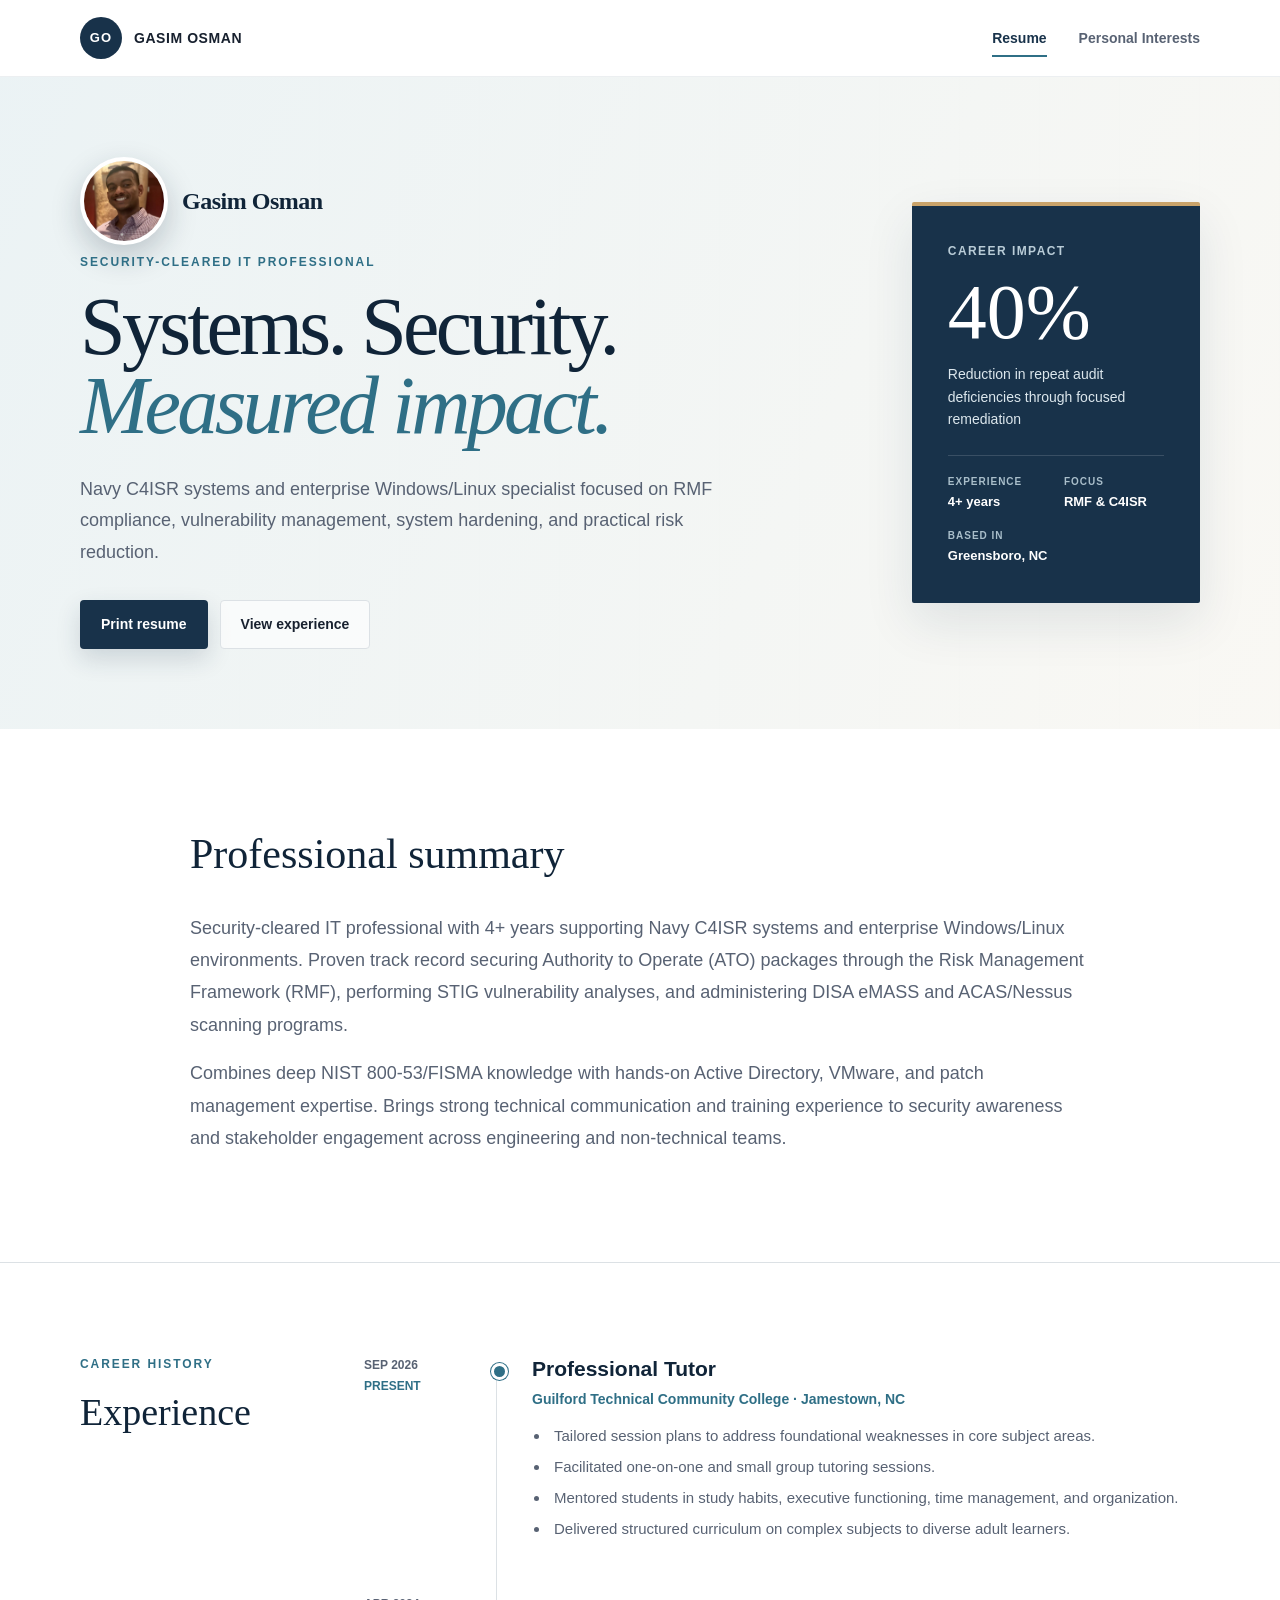
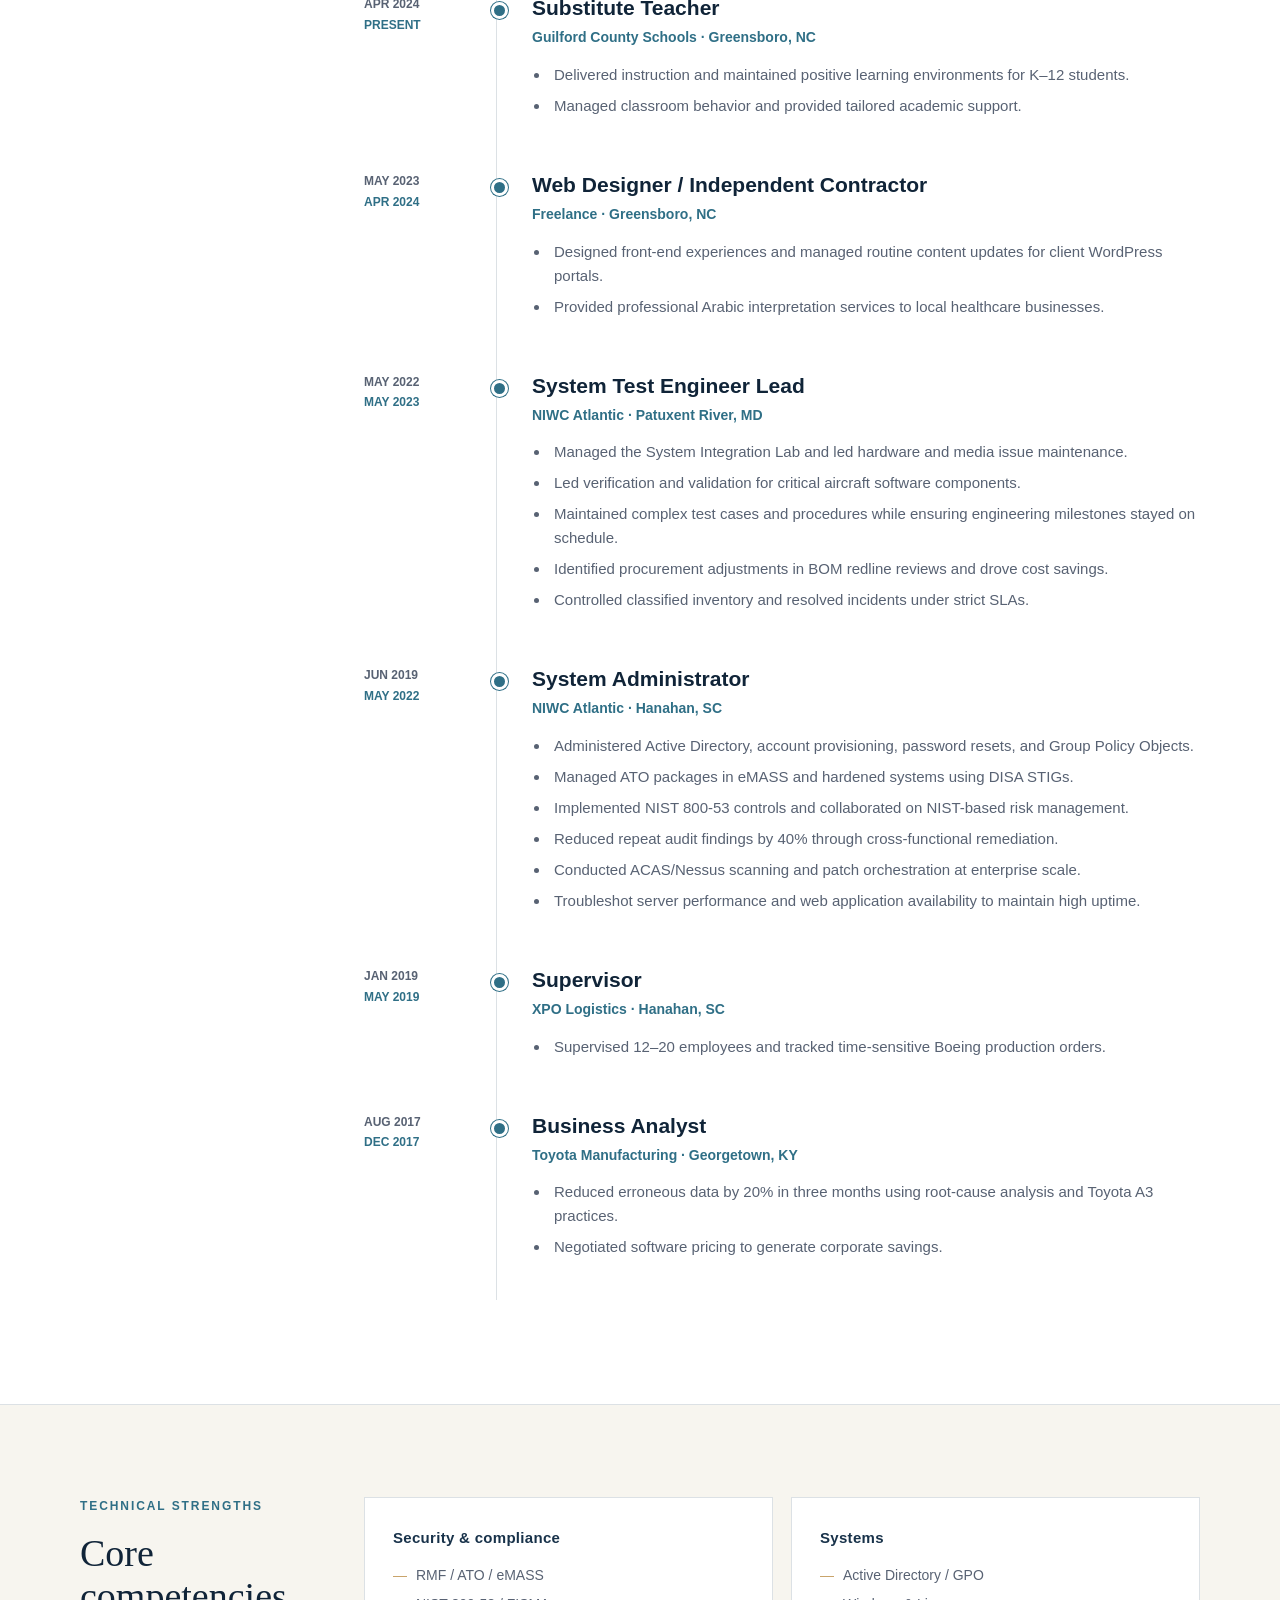
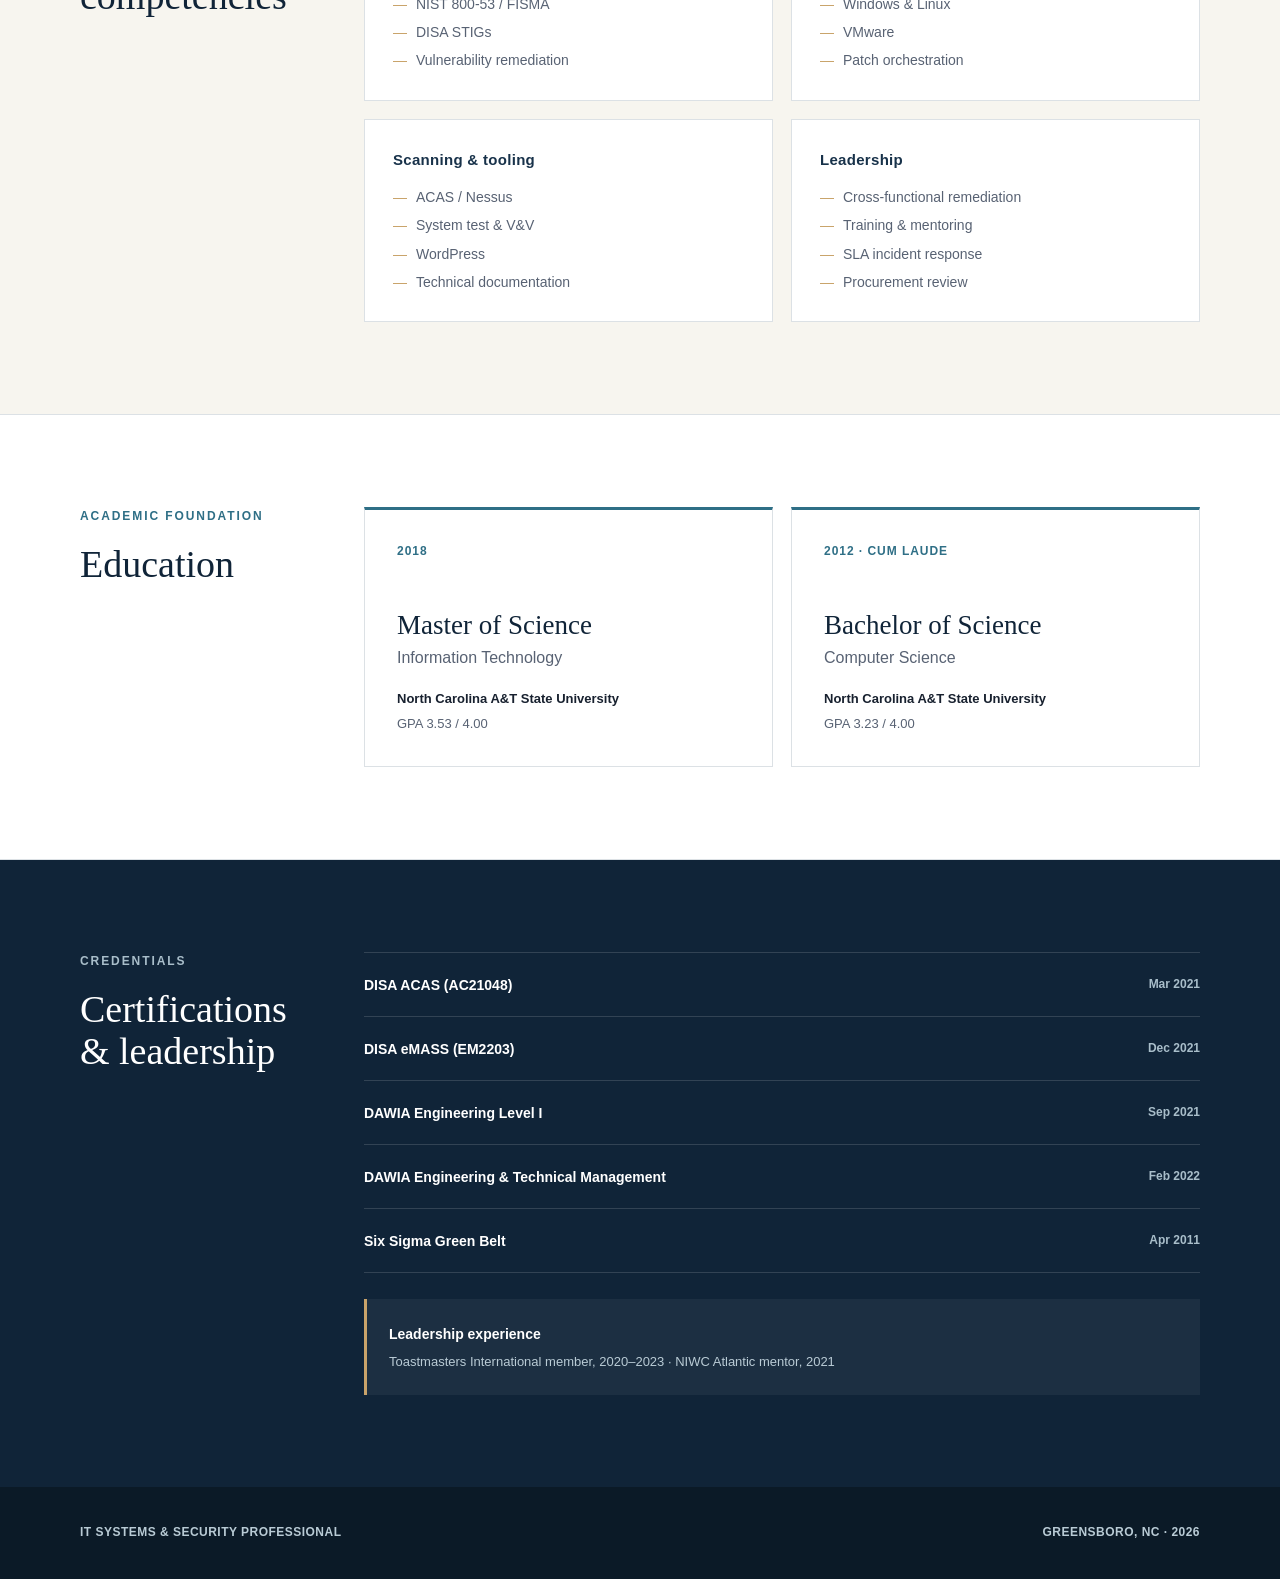
<file: MyProject/index.html>
<!doctype html>
<html lang="en">
  <head>
    <meta charset="UTF-8" />
    <meta name="viewport" content="width=device-width, initial-scale=1.0" />
    <meta
      name="description"
      content="Resume of an information technology and cybersecurity professional specializing in RMF, STIG, ACAS, eMASS, systems administration, and technical leadership."
    />
    <title>IT Systems &amp; Security Professional | Resume</title>
    <link rel="stylesheet" href="styles.css" />
  </head>
  <body>
    <header class="site-header">
      <nav class="nav container" aria-label="Primary navigation">
        <a class="brand" href="index.html" aria-label="Gasim Osman resume home">
          <span class="brand-mark">GO</span>
          <span>Gasim Osman</span>
        </a>
        <button class="nav-toggle" type="button" aria-expanded="false" aria-controls="nav-links">
          <span></span><span></span><span></span>
          <span class="sr-only">Toggle navigation</span>
        </button>
        <div class="nav-links" id="nav-links">
          <a class="active" href="index.html">Resume</a>
          <a href="interests.html">Personal Interests</a>
        </div>
      </nav>
    </header>

    <main>
      <section class="hero">
        <div class="container hero-grid">
          <div>
            <div class="hero-name-row">
              <img
                class="profile-photo"
                src="photo.jpg"
                alt="Portrait of Gasim Osman"
              />
              <p class="hero-name">Gasim Osman</p>
            </div>
            <p class="eyebrow">Security-cleared IT professional</p>
            <h1>Systems. Security.<br /><span>Measured impact.</span></h1>
            <p class="hero-summary">
              Navy C4ISR systems and enterprise Windows/Linux specialist focused on
              RMF compliance, vulnerability management, system hardening, and
              practical risk reduction.
            </p>
            <div class="hero-actions">
              <button class="button button-primary" type="button" id="print-resume">
                Print resume
              </button>
              <a class="button button-secondary" href="#experience">View experience</a>
            </div>
          </div>
          <aside class="impact-card" aria-label="Career highlights">
            <p class="impact-label">Career impact</p>
            <strong>40%</strong>
            <p>Reduction in repeat audit deficiencies through focused remediation</p>
            <div class="impact-divider"></div>
            <dl class="impact-meta">
              <div><dt>Experience</dt><dd>4+ years</dd></div>
              <div><dt>Focus</dt><dd>RMF &amp; C4ISR</dd></div>
              <div><dt>Based in</dt><dd>Greensboro, NC</dd></div>
            </dl>
          </aside>
        </div>
      </section>

      <section class="resume-section section-summary">
        <div class="container">
          <h2>Professional summary</h2>
          <p>
            Security-cleared IT professional with 4+ years supporting Navy C4ISR
            systems and enterprise Windows/Linux environments. Proven track record
            securing Authority to Operate (ATO) packages through the Risk Management
            Framework (RMF), performing STIG vulnerability analyses, and
            administering DISA eMASS and ACAS/Nessus scanning programs.
          </p>
          <p>
            Combines deep NIST 800-53/FISMA knowledge with hands-on Active
            Directory, VMware, and patch management expertise. Brings strong
            technical communication and training experience to security awareness
            and stakeholder engagement across engineering and non-technical teams.
          </p>
        </div>
      </section>

      <section class="resume-section" id="experience">
        <div class="container resume-grid">
          <div class="section-heading">
            <p class="eyebrow">Career history</p>
            <h2>Experience</h2>
          </div>
          <div class="timeline">
            <article class="timeline-item">
              <div class="timeline-meta">
                <time datetime="2026-09">Sep 2026</time>
                <span>Present</span>
              </div>
              <div class="timeline-content">
                <h3>Professional Tutor</h3>
                <p class="role-company">Guilford Technical Community College · Jamestown, NC</p>
                <ul>
                  <li>Tailored session plans to address foundational weaknesses in core subject areas.</li>
                  <li>Facilitated one-on-one and small group tutoring sessions.</li>
                  <li>Mentored students in study habits, executive functioning, time management, and organization.</li>
                  <li>Delivered structured curriculum on complex subjects to diverse adult learners.</li>
                </ul>
              </div>
            </article>

            <article class="timeline-item">
              <div class="timeline-meta">
                <time datetime="2024-04">Apr 2024</time>
                <span>Present</span>
              </div>
              <div class="timeline-content">
                <h3>Substitute Teacher</h3>
                <p class="role-company">Guilford County Schools · Greensboro, NC</p>
                <ul>
                  <li>Delivered instruction and maintained positive learning environments for K–12 students.</li>
                  <li>Managed classroom behavior and provided tailored academic support.</li>
                </ul>
              </div>
            </article>

            <article class="timeline-item">
              <div class="timeline-meta">
                <time datetime="2023-05">May 2023</time>
                <span>Apr 2024</span>
              </div>
              <div class="timeline-content">
                <h3>Web Designer / Independent Contractor</h3>
                <p class="role-company">Freelance · Greensboro, NC</p>
                <ul>
                  <li>Designed front-end experiences and managed routine content updates for client WordPress portals.</li>
                  <li>Provided professional Arabic interpretation services to local healthcare businesses.</li>
                </ul>
              </div>
            </article>

            <article class="timeline-item">
              <div class="timeline-meta">
                <time datetime="2022-05">May 2022</time>
                <span>May 2023</span>
              </div>
              <div class="timeline-content">
                <h3>System Test Engineer Lead</h3>
                <p class="role-company">NIWC Atlantic · Patuxent River, MD</p>
                <ul>
                  <li>Managed the System Integration Lab and led hardware and media issue maintenance.</li>
                  <li>Led verification and validation for critical aircraft software components.</li>
                  <li>Maintained complex test cases and procedures while ensuring engineering milestones stayed on schedule.</li>
                  <li>Identified procurement adjustments in BOM redline reviews and drove cost savings.</li>
                  <li>Controlled classified inventory and resolved incidents under strict SLAs.</li>
                </ul>
              </div>
            </article>

            <article class="timeline-item">
              <div class="timeline-meta">
                <time datetime="2019-06">Jun 2019</time>
                <span>May 2022</span>
              </div>
              <div class="timeline-content">
                <h3>System Administrator</h3>
                <p class="role-company">NIWC Atlantic · Hanahan, SC</p>
                <ul>
                  <li>Administered Active Directory, account provisioning, password resets, and Group Policy Objects.</li>
                  <li>Managed ATO packages in eMASS and hardened systems using DISA STIGs.</li>
                  <li>Implemented NIST 800-53 controls and collaborated on NIST-based risk management.</li>
                  <li>Reduced repeat audit findings by 40% through cross-functional remediation.</li>
                  <li>Conducted ACAS/Nessus scanning and patch orchestration at enterprise scale.</li>
                  <li>Troubleshot server performance and web application availability to maintain high uptime.</li>
                </ul>
              </div>
            </article>

            <article class="timeline-item timeline-item-compact">
              <div class="timeline-meta">
                <time datetime="2019-01">Jan 2019</time>
                <span>May 2019</span>
              </div>
              <div class="timeline-content">
                <h3>Supervisor</h3>
                <p class="role-company">XPO Logistics · Hanahan, SC</p>
                <ul>
                  <li>Supervised 12–20 employees and tracked time-sensitive Boeing production orders.</li>
                </ul>
              </div>
            </article>

            <article class="timeline-item timeline-item-compact">
              <div class="timeline-meta">
                <time datetime="2017-08">Aug 2017</time>
                <span>Dec 2017</span>
              </div>
              <div class="timeline-content">
                <h3>Business Analyst</h3>
                <p class="role-company">Toyota Manufacturing · Georgetown, KY</p>
                <ul>
                  <li>Reduced erroneous data by 20% in three months using root-cause analysis and Toyota A3 practices.</li>
                  <li>Negotiated software pricing to generate corporate savings.</li>
                </ul>
              </div>
            </article>
          </div>
        </div>
      </section>

      <section class="resume-section competencies">
        <div class="container resume-grid">
          <div class="section-heading">
            <p class="eyebrow">Technical strengths</p>
            <h2>Core competencies</h2>
          </div>
          <div class="skill-grid">
            <div class="skill-group">
              <h3>Security &amp; compliance</h3>
              <ul>
                <li>RMF / ATO / eMASS</li>
                <li>NIST 800-53 / FISMA</li>
                <li>DISA STIGs</li>
                <li>Vulnerability remediation</li>
              </ul>
            </div>
            <div class="skill-group">
              <h3>Systems</h3>
              <ul>
                <li>Active Directory / GPO</li>
                <li>Windows &amp; Linux</li>
                <li>VMware</li>
                <li>Patch orchestration</li>
              </ul>
            </div>
            <div class="skill-group">
              <h3>Scanning &amp; tooling</h3>
              <ul>
                <li>ACAS / Nessus</li>
                <li>System test &amp; V&amp;V</li>
                <li>WordPress</li>
                <li>Technical documentation</li>
              </ul>
            </div>
            <div class="skill-group">
              <h3>Leadership</h3>
              <ul>
                <li>Cross-functional remediation</li>
                <li>Training &amp; mentoring</li>
                <li>SLA incident response</li>
                <li>Procurement review</li>
              </ul>
            </div>
          </div>
        </div>
      </section>

      <section class="resume-section education-section">
        <div class="container resume-grid">
          <div class="section-heading">
            <p class="eyebrow">Academic foundation</p>
            <h2>Education</h2>
          </div>
          <div class="education-grid">
            <article class="education-card">
              <span>2018</span>
              <h3>Master of Science</h3>
              <p>Information Technology</p>
              <strong>North Carolina A&amp;T State University</strong>
              <small>GPA 3.53 / 4.00</small>
            </article>
            <article class="education-card">
              <span>2012 · Cum Laude</span>
              <h3>Bachelor of Science</h3>
              <p>Computer Science</p>
              <strong>North Carolina A&amp;T State University</strong>
              <small>GPA 3.23 / 4.00</small>
            </article>
          </div>
        </div>
      </section>

      <section class="resume-section certification-section">
        <div class="container resume-grid">
          <div class="section-heading">
            <p class="eyebrow">Credentials</p>
            <h2>Certifications &amp; leadership</h2>
          </div>
          <div>
            <ul class="cert-list">
              <li><span>DISA ACAS (AC21048)</span><time datetime="2021-03">Mar 2021</time></li>
              <li><span>DISA eMASS (EM2203)</span><time datetime="2021-12">Dec 2021</time></li>
              <li><span>DAWIA Engineering Level I</span><time datetime="2021-09">Sep 2021</time></li>
              <li><span>DAWIA Engineering &amp; Technical Management</span><time datetime="2022-02">Feb 2022</time></li>
              <li><span>Six Sigma Green Belt</span><time datetime="2011-04">Apr 2011</time></li>
            </ul>
            <div class="leadership-note">
              <strong>Leadership experience</strong>
              <p>Toastmasters International member, 2020–2023 · NIWC Atlantic mentor, 2021</p>
            </div>
          </div>
        </div>
      </section>
    </main>

    <footer>
      <div class="container footer-content">
        <p>IT Systems &amp; Security Professional</p>
        <p>Greensboro, NC · <span id="year"></span></p>
      </div>
    </footer>

    <script src="script.js"></script>
  </body>
</html>
</file>
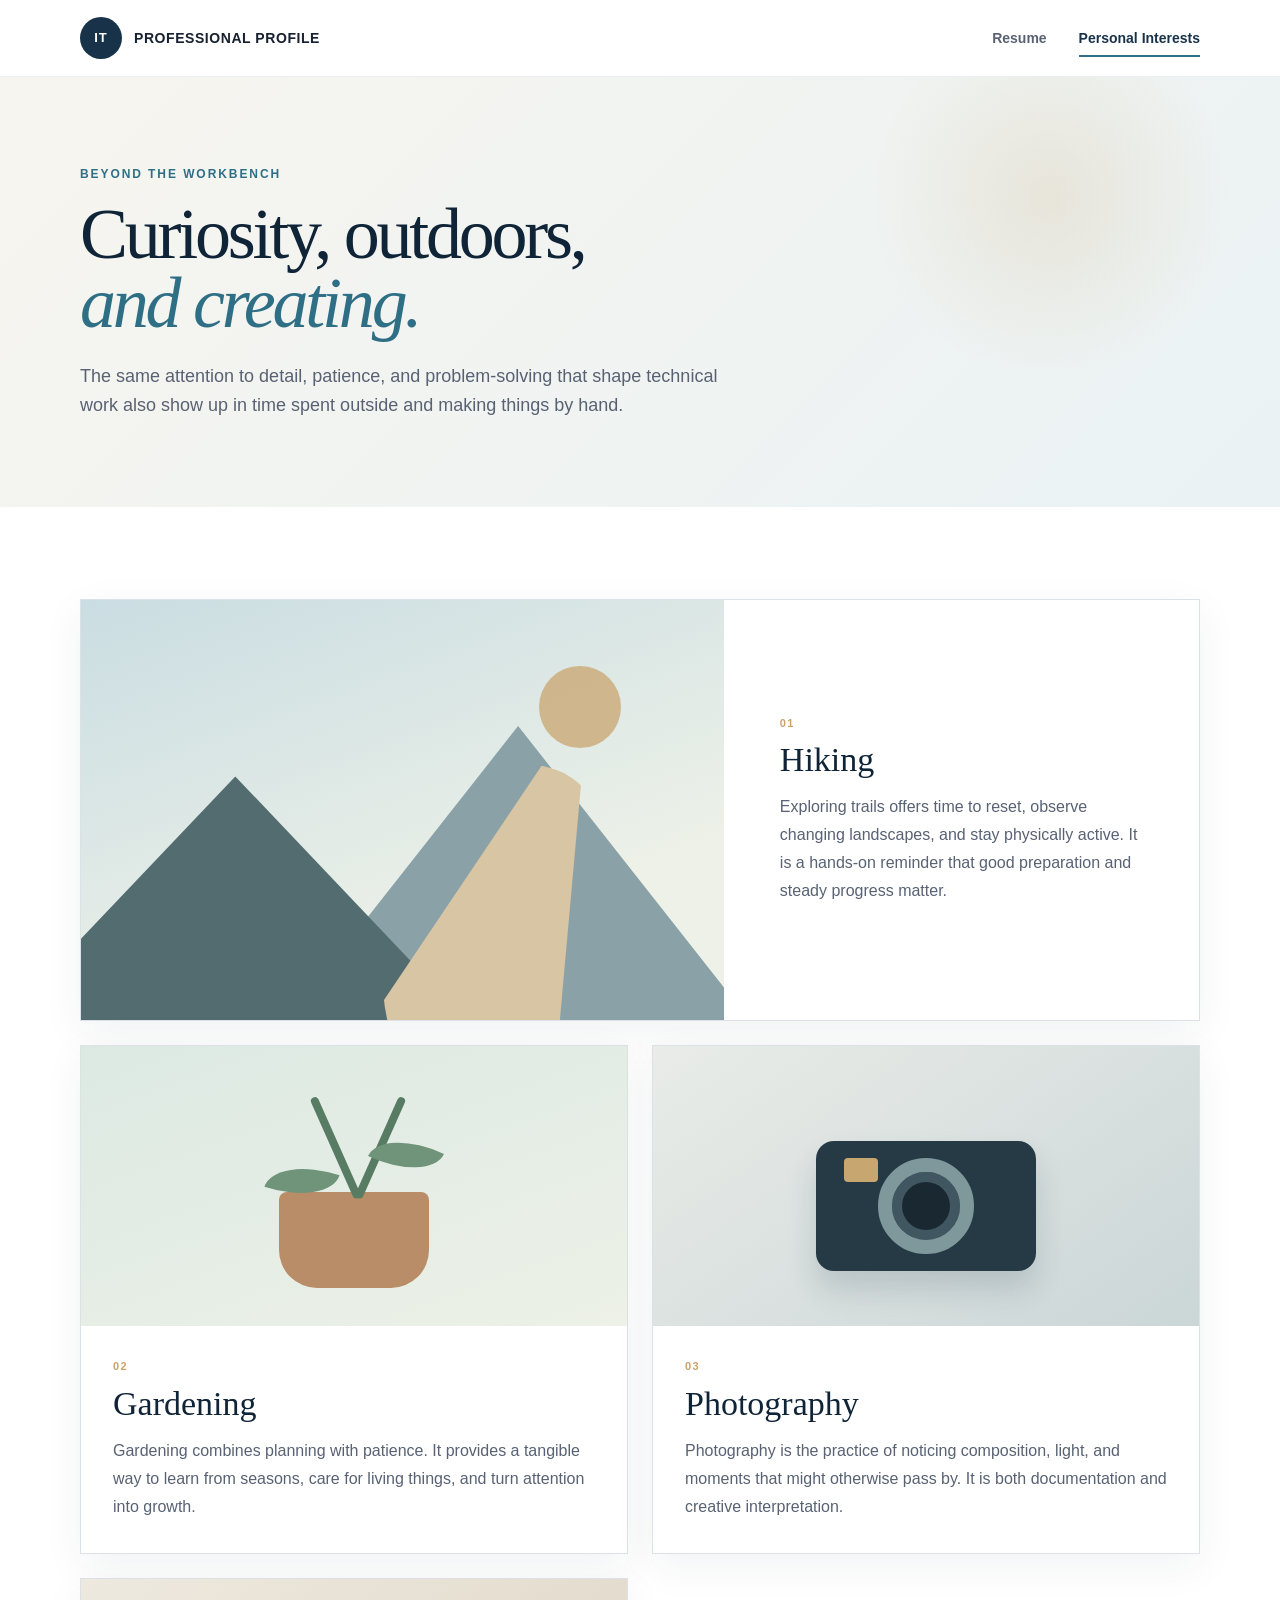
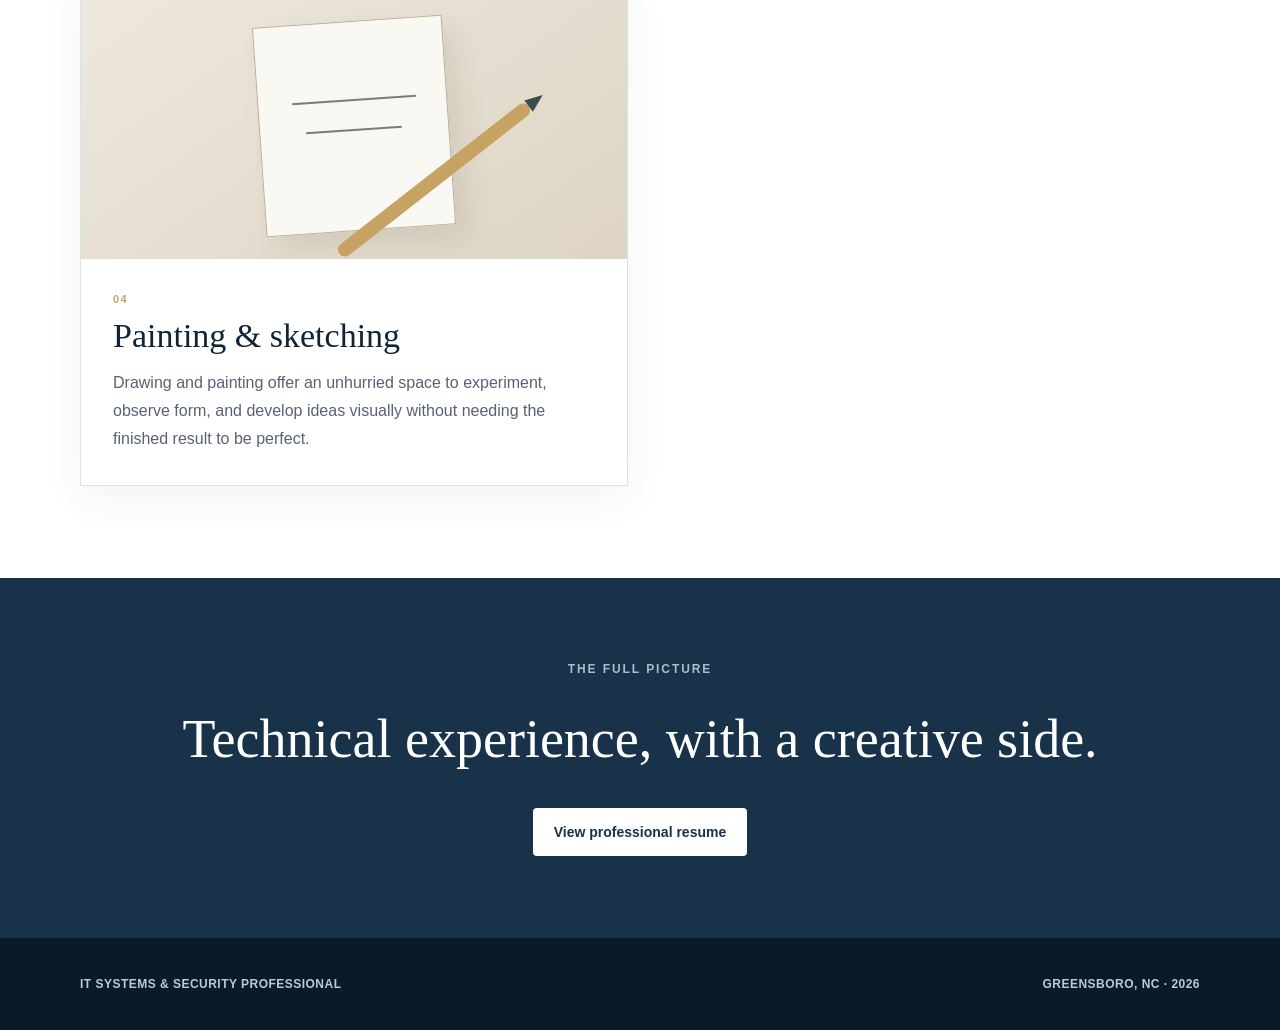
<file: MyProject/interests.html>
<!doctype html>
<html lang="en">
  <head>
    <meta charset="UTF-8" />
    <meta name="viewport" content="width=device-width, initial-scale=1.0" />
    <meta name="description" content="Personal interests including hiking, gardening, photography, and sketching." />
    <title>Personal Interests</title>
    <link rel="stylesheet" href="styles.css" />
  </head>
  <body>
    <header class="site-header">
      <nav class="nav container" aria-label="Primary navigation">
        <a class="brand" href="index.html" aria-label="Resume home">
          <span class="brand-mark">IT</span>
          <span>Professional Profile</span>
        </a>
        <button class="nav-toggle" type="button" aria-expanded="false" aria-controls="nav-links">
          <span></span><span></span><span></span>
          <span class="sr-only">Toggle navigation</span>
        </button>
        <div class="nav-links" id="nav-links">
          <a href="index.html">Resume</a>
          <a class="active" href="interests.html">Personal Interests</a>
        </div>
      </nav>
    </header>

    <main>
      <section class="interests-hero">
        <div class="container">
          <p class="eyebrow">Beyond the workbench</p>
          <h1>Curiosity, outdoors,<br /><span>and creating.</span></h1>
          <p>
            The same attention to detail, patience, and problem-solving that shape
            technical work also show up in time spent outside and making things by hand.
          </p>
        </div>
      </section>

      <section class="interests-content">
        <div class="container interest-grid">
          <article class="interest-card interest-card-featured">
            <div class="interest-art art-hiking" aria-hidden="true">
              <span class="sun"></span>
              <span class="mountain mountain-back"></span>
              <span class="mountain mountain-front"></span>
              <span class="trail"></span>
            </div>
            <div class="interest-copy">
              <p class="interest-number">01</p>
              <h2>Hiking</h2>
              <p>
                Exploring trails offers time to reset, observe changing landscapes,
                and stay physically active. It is a hands-on reminder that good
                preparation and steady progress matter.
              </p>
            </div>
          </article>

          <article class="interest-card">
            <div class="interest-art art-garden" aria-hidden="true">
              <span class="garden-pot"></span>
              <span class="stem stem-one"></span>
              <span class="stem stem-two"></span>
              <span class="leaf leaf-one"></span>
              <span class="leaf leaf-two"></span>
            </div>
            <div class="interest-copy">
              <p class="interest-number">02</p>
              <h2>Gardening</h2>
              <p>
                Gardening combines planning with patience. It provides a tangible
                way to learn from seasons, care for living things, and turn attention
                into growth.
              </p>
            </div>
          </article>

          <article class="interest-card">
            <div class="interest-art art-camera" aria-hidden="true">
              <span class="camera-body"></span>
              <span class="camera-lens"></span>
              <span class="camera-flash"></span>
            </div>
            <div class="interest-copy">
              <p class="interest-number">03</p>
              <h2>Photography</h2>
              <p>
                Photography is the practice of noticing composition, light, and
                moments that might otherwise pass by. It is both documentation and
                creative interpretation.
              </p>
            </div>
          </article>

          <article class="interest-card">
            <div class="interest-art art-sketch" aria-hidden="true">
              <span class="paper"></span>
              <span class="pencil"></span>
              <span class="sketch-line line-one"></span>
              <span class="sketch-line line-two"></span>
            </div>
            <div class="interest-copy">
              <p class="interest-number">04</p>
              <h2>Painting &amp; sketching</h2>
              <p>
                Drawing and painting offer an unhurried space to experiment,
                observe form, and develop ideas visually without needing the
                finished result to be perfect.
              </p>
            </div>
          </article>
        </div>
      </section>

      <section class="interests-cta">
        <div class="container">
          <p class="eyebrow">The full picture</p>
          <h2>Technical experience, with a creative side.</h2>
          <a class="button button-light" href="index.html">View professional resume</a>
        </div>
      </section>
    </main>

    <footer>
      <div class="container footer-content">
        <p>IT Systems &amp; Security Professional</p>
        <p>Greensboro, NC · <span id="year"></span></p>
      </div>
    </footer>

    <script src="script.js"></script>
  </body>
</html>
</file>
<file: MyProject/styles.css>
:root {
  --ink: #18212f;
  --ink-soft: #586273;
  --navy: #18324a;
  --navy-deep: #102438;
  --blue: #2f6f86;
  --blue-light: #eaf2f4;
  --sand: #ede7dc;
  --cream: #f7f5ef;
  --white: #ffffff;
  --line: #dce1e5;
  --accent: #c9a36a;
  --shadow: 0 20px 50px rgba(24, 50, 74, 0.1);
}

* {
  box-sizing: border-box;
}

html {
  scroll-behavior: smooth;
}

body {
  margin: 0;
  color: var(--ink);
  background: var(--white);
  font-family:
    Inter, ui-sans-serif, -apple-system, BlinkMacSystemFont, "Segoe UI",
    sans-serif;
  line-height: 1.6;
  -webkit-font-smoothing: antialiased;
}

a {
  color: inherit;
  text-decoration: none;
}

.container {
  width: min(1120px, calc(100% - 48px));
  margin-inline: auto;
}

.sr-only {
  position: absolute;
  width: 1px;
  height: 1px;
  padding: 0;
  margin: -1px;
  overflow: hidden;
  clip: rect(0, 0, 0, 0);
  white-space: nowrap;
  border: 0;
}

.site-header {
  position: sticky;
  z-index: 20;
  top: 0;
  border-bottom: 1px solid rgba(24, 50, 74, 0.08);
  background: rgba(255, 255, 255, 0.95);
  backdrop-filter: blur(12px);
}

.nav {
  display: flex;
  min-height: 76px;
  align-items: center;
  justify-content: space-between;
}

.brand {
  display: flex;
  align-items: center;
  gap: 12px;
  font-size: 14px;
  font-weight: 800;
  letter-spacing: 0.04em;
  text-transform: uppercase;
}

.brand-mark {
  display: grid;
  width: 42px;
  height: 42px;
  place-items: center;
  border-radius: 50%;
  color: var(--white);
  background: var(--navy);
  font-size: 13px;
  letter-spacing: 0.08em;
}

.nav-links {
  display: flex;
  align-items: center;
  gap: 32px;
  font-size: 14px;
  font-weight: 750;
}

.nav-links a {
  position: relative;
  padding-block: 26px;
  color: var(--ink-soft);
}

.nav-links a::after {
  position: absolute;
  right: 0;
  bottom: 18px;
  left: 0;
  height: 2px;
  content: "";
  background: var(--blue);
  transform: scaleX(0);
  transition: transform 180ms ease;
}

.nav-links a:hover,
.nav-links a.active {
  color: var(--navy);
}

.nav-links a.active::after,
.nav-links a:hover::after {
  transform: scaleX(1);
}

.nav-toggle {
  display: none;
  width: 42px;
  height: 42px;
  padding: 10px;
  border: 0;
  background: transparent;
}

.nav-toggle > span:not(.sr-only) {
  display: block;
  height: 2px;
  margin: 5px 0;
  background: var(--ink);
}

.hero {
  min-height: 560px;
  display: flex;
  align-items: center;
  overflow: hidden;
  background:
    linear-gradient(115deg, rgba(234, 242, 244, 0.95) 0%, rgba(247, 245, 239, 0.7) 100%),
    repeating-linear-gradient(90deg, transparent 0, transparent 79px, rgba(24, 50, 74, 0.03) 80px);
}

.hero-grid {
  display: grid;
  grid-template-columns: 1.45fr 0.55fr;
  align-items: center;
  gap: 72px;
  padding-block: 80px;
}

.eyebrow {
  margin: 0 0 16px;
  color: var(--blue);
  font-size: 12px;
  font-weight: 850;
  letter-spacing: 0.16em;
  text-transform: uppercase;
}

.hero h1,
.interests-hero h1 {
  max-width: 760px;
  margin: 0;
  color: var(--navy-deep);
  font-family: Georgia, "Times New Roman", serif;
  font-size: clamp(52px, 7vw, 82px);
  font-weight: 500;
  letter-spacing: -0.045em;
  line-height: 0.96;
}

.hero h1 span,
.interests-hero h1 span {
  color: var(--blue);
  font-style: italic;
}

.hero-summary {
  max-width: 650px;
  margin: 28px 0 32px;
  color: var(--ink-soft);
  font-size: 18px;
  line-height: 1.75;
}

.hero-name-row {
  display: flex;
  align-items: center;
  gap: 14px;
  margin-bottom: 8px;
}

.hero-name {
  margin: 0;
  color: var(--navy-deep);
  font-family: Georgia, "Times New Roman", serif;
  font-size: 24px;
  font-weight: 700;
  letter-spacing: -0.02em;
}

.hero-actions {
  display: flex;
  flex-wrap: wrap;
  gap: 12px;
}

.button {
  display: inline-flex;
  min-height: 48px;
  align-items: center;
  justify-content: center;
  padding: 12px 20px;
  border: 1px solid transparent;
  border-radius: 4px;
  cursor: pointer;
  font: inherit;
  font-size: 14px;
  font-weight: 800;
  transition:
    transform 180ms ease,
    box-shadow 180ms ease,
    background 180ms ease;
}

.button:hover {
  transform: translateY(-2px);
}

.button-primary {
  color: var(--white);
  background: var(--navy);
  box-shadow: 0 10px 24px rgba(24, 50, 74, 0.16);
}

.button-primary:hover {
  background: var(--navy-deep);
}

.button-secondary {
  border-color: var(--line);
  background: rgba(255, 255, 255, 0.65);
}

.button-secondary:hover {
  border-color: var(--blue);
  background: var(--white);
}

.impact-card {
  min-height: 326px;
  padding: 36px;
  border-top: 4px solid var(--accent);
  border-radius: 2px;
  color: var(--white);
  background: var(--navy);
  box-shadow: var(--shadow);
}

.profile-photo {
  flex: 0 0 auto;
  width: 88px;
  height: 88px;
  border: 4px solid var(--white);
  border-radius: 50%;
  object-fit: cover;
  box-shadow: 0 12px 30px rgba(16, 36, 56, 0.22);
  background: var(--sand);
}

.impact-card .impact-label {
  margin: 0 0 12px;
  color: #b9ccd7;
  font-size: 12px;
  font-weight: 800;
  letter-spacing: 0.12em;
  text-transform: uppercase;
}

.impact-card > strong {
  display: block;
  font-family: Georgia, "Times New Roman", serif;
  font-size: 78px;
  font-weight: 500;
  line-height: 1;
}

.impact-card > p:not(.impact-label) {
  max-width: 220px;
  margin: 12px 0 24px;
  color: #dce7ed;
  font-size: 14px;
  line-height: 1.6;
}

.impact-divider {
  height: 1px;
  margin-bottom: 18px;
  background: rgba(255, 255, 255, 0.14);
}

.impact-meta {
  display: grid;
  grid-template-columns: 1fr 1fr;
  gap: 16px;
  margin: 0;
}

.impact-meta div:last-child {
  grid-column: 1 / -1;
}

.impact-meta dt {
  color: #a9beca;
  font-size: 10px;
  font-weight: 800;
  letter-spacing: 0.1em;
  text-transform: uppercase;
}

.impact-meta dd {
  margin: 2px 0 0;
  font-size: 13px;
  font-weight: 700;
}

.resume-section {
  padding: 92px 0;
  border-bottom: 1px solid var(--line);
}

.section-summary {
  background: var(--white);
}

.section-summary .container {
  max-width: 900px;
}

.section-summary h2,
.section-heading h2,
.education-card h3,
.interest-copy h2,
.interests-cta h2 {
  margin: 0;
  color: var(--navy-deep);
  font-family: Georgia, "Times New Roman", serif;
  font-weight: 500;
}

.section-summary h2 {
  margin-bottom: 24px;
  font-size: 42px;
}

.section-summary p {
  margin: 0 0 16px;
  color: var(--ink-soft);
  font-size: 18px;
  line-height: 1.8;
}

.resume-grid {
  display: grid;
  grid-template-columns: 220px 1fr;
  gap: 64px;
}

.section-heading {
  position: sticky;
  top: 112px;
  align-self: start;
}

.section-heading h2 {
  font-size: 38px;
  line-height: 1.12;
}

.timeline {
  position: relative;
}

.timeline::before {
  position: absolute;
  top: 8px;
  bottom: 12px;
  left: 132px;
  width: 1px;
  content: "";
  background: var(--line);
}

.timeline-item {
  position: relative;
  display: grid;
  grid-template-columns: 132px 1fr;
  gap: 32px;
  padding-bottom: 46px;
}

.timeline-item::before {
  position: absolute;
  z-index: 1;
  top: 8px;
  left: 127px;
  width: 11px;
  height: 11px;
  border: 3px solid var(--white);
  border-radius: 50%;
  content: "";
  background: var(--blue);
  box-shadow: 0 0 0 1px var(--blue);
}

.timeline-meta {
  padding-top: 2px;
  color: var(--ink-soft);
  font-size: 12px;
  font-weight: 800;
  line-height: 1.4;
  text-transform: uppercase;
}

.timeline-meta time,
.timeline-meta span {
  display: block;
}

.timeline-meta span {
  margin-top: 4px;
  color: var(--blue);
}

.timeline-content {
  padding-left: 4px;
}

.timeline-content h3 {
  margin: 0;
  color: var(--navy-deep);
  font-size: 21px;
  line-height: 1.3;
}

.role-company {
  margin: 5px 0 14px;
  color: var(--blue);
  font-size: 14px;
  font-weight: 750;
}

.timeline-content ul {
  margin: 0;
  padding-left: 18px;
  color: var(--ink-soft);
  font-size: 15px;
}

.timeline-content li {
  margin-bottom: 7px;
  padding-left: 4px;
}

.competencies {
  background: var(--cream);
}

.skill-grid {
  display: grid;
  grid-template-columns: repeat(2, 1fr);
  gap: 18px;
}

.skill-group {
  min-height: 190px;
  padding: 28px;
  border: 1px solid var(--line);
  background: var(--white);
}

.skill-group h3 {
  margin: 0 0 14px;
  color: var(--navy);
  font-size: 15px;
  letter-spacing: 0.02em;
}

.skill-group ul {
  display: grid;
  gap: 6px;
  margin: 0;
  padding: 0;
  color: var(--ink-soft);
  font-size: 14px;
  list-style: none;
}

.skill-group li::before {
  margin-right: 9px;
  color: var(--accent);
  content: "—";
}

.education-grid {
  display: grid;
  grid-template-columns: repeat(2, 1fr);
  gap: 18px;
}

.education-card {
  min-height: 260px;
  display: flex;
  flex-direction: column;
  justify-content: flex-end;
  padding: 32px;
  border: 1px solid var(--line);
  border-top: 3px solid var(--blue);
  background: var(--white);
}

.education-card > span {
  margin-bottom: auto;
  color: var(--blue);
  font-size: 12px;
  font-weight: 850;
  letter-spacing: 0.08em;
  text-transform: uppercase;
}

.education-card h3 {
  font-size: 27px;
  line-height: 1.2;
}

.education-card p {
  margin: 4px 0 18px;
  color: var(--ink-soft);
  font-size: 16px;
}

.education-card strong,
.education-card small {
  font-size: 13px;
}

.education-card small {
  margin-top: 4px;
  color: var(--ink-soft);
}

.certification-section {
  border-bottom: 0;
  background: var(--navy-deep);
}

.certification-section .section-heading h2,
.certification-section .eyebrow {
  color: var(--white);
}

.certification-section .eyebrow {
  color: #a9beca;
}

.cert-list {
  margin: 0;
  padding: 0;
  border-top: 1px solid rgba(255, 255, 255, 0.14);
  list-style: none;
}

.cert-list li {
  display: flex;
  align-items: center;
  justify-content: space-between;
  min-height: 64px;
  border-bottom: 1px solid rgba(255, 255, 255, 0.14);
  color: var(--white);
  font-size: 14px;
  font-weight: 750;
}

.cert-list time {
  color: #a9beca;
  font-size: 12px;
}

.leadership-note {
  margin-top: 26px;
  padding: 22px;
  border-left: 3px solid var(--accent);
  background: rgba(255, 255, 255, 0.05);
  color: var(--white);
}

.leadership-note strong {
  font-size: 14px;
}

.leadership-note p {
  margin: 5px 0 0;
  color: #b9cbd5;
  font-size: 13px;
}

footer {
  background: #0b1a27;
  color: #b9cbd5;
}

.footer-content {
  display: flex;
  min-height: 92px;
  align-items: center;
  justify-content: space-between;
  font-size: 12px;
  font-weight: 700;
  letter-spacing: 0.04em;
  text-transform: uppercase;
}

/* Personal interests */
.interests-hero {
  min-height: 430px;
  display: flex;
  align-items: center;
  background:
    radial-gradient(circle at 82% 28%, rgba(201, 163, 106, 0.18), transparent 180px),
    linear-gradient(135deg, var(--cream), var(--blue-light));
}

.interests-hero h1 {
  font-size: clamp(48px, 6vw, 72px);
}

.interests-hero p:last-child {
  max-width: 650px;
  margin: 24px 0 0;
  color: var(--ink-soft);
  font-size: 18px;
}

.interests-content {
  padding: 92px 0;
  background: var(--white);
}

.interest-grid {
  display: grid;
  grid-template-columns: repeat(2, 1fr);
  gap: 24px;
}

.interest-card {
  overflow: hidden;
  border: 1px solid var(--line);
  background: var(--white);
  box-shadow: 0 12px 40px rgba(24, 50, 74, 0.06);
}

.interest-card-featured {
  grid-column: 1 / -1;
  display: grid;
  grid-template-columns: 1.15fr 0.85fr;
}

.interest-art {
  position: relative;
  height: 280px;
  overflow: hidden;
  background: var(--blue-light);
}

.interest-card-featured .interest-art {
  height: 420px;
}

.interest-copy {
  padding: 32px;
}

.interest-card-featured .interest-copy {
  display: flex;
  flex-direction: column;
  justify-content: center;
  padding: 56px;
}

.interest-number {
  margin: 0 0 8px;
  color: var(--accent);
  font-size: 11px;
  font-weight: 850;
  letter-spacing: 0.12em;
}

.interest-copy h2 {
  font-size: 34px;
  line-height: 1.15;
}

.interest-copy > p:last-child {
  margin: 14px 0 0;
  color: var(--ink-soft);
  line-height: 1.75;
}

.art-hiking {
  background: linear-gradient(160deg, #cadde2 0%, #edf1e8 72%);
}

.sun {
  position: absolute;
  top: 66px;
  right: 16%;
  width: 82px;
  height: 82px;
  border-radius: 50%;
  background: rgba(201, 163, 106, 0.72);
}

.mountain {
  position: absolute;
  bottom: 0;
  width: 72%;
  height: 70%;
  clip-path: polygon(50% 0, 100% 100%, 0 100%);
}

.mountain-back {
  right: -4%;
  background: #8aa2a7;
}

.mountain-front {
  left: -12%;
  height: 58%;
  background: #526c70;
}

.trail {
  position: absolute;
  z-index: 2;
  bottom: -20%;
  left: 48%;
  width: 34%;
  height: 82%;
  border-radius: 50%;
  background: #d8c5a4;
  transform: rotate(18deg);
  clip-path: polygon(45% 0, 64% 0, 100% 100%, 0 100%);
}

.art-garden {
  background: linear-gradient(160deg, #dce9e3 0%, #edf1e7 100%);
}

.garden-pot {
  position: absolute;
  bottom: 38px;
  left: 50%;
  width: 150px;
  height: 96px;
  border-radius: 8px 8px 38px 38px;
  background: #b98d67;
  transform: translateX(-50%);
}

.stem {
  position: absolute;
  bottom: 128px;
  left: 50%;
  width: 8px;
  height: 110px;
  border-radius: 8px;
  background: #587c63;
  transform-origin: bottom;
}

.stem-one {
  transform: rotate(-24deg);
}

.stem-two {
  transform: rotate(24deg);
}

.leaf {
  position: absolute;
  width: 68px;
  height: 34px;
  border-radius: 100% 0 100% 0;
  background: #6f9479;
}

.leaf-one {
  top: 118px;
  left: calc(50% - 86px);
  transform: rotate(18deg);
}

.leaf-two {
  top: 92px;
  left: calc(50% + 18px);
  transform: rotate(205deg);
}

.art-camera {
  background: linear-gradient(145deg, #e9ece8, #cbd6d7);
}

.camera-body {
  position: absolute;
  top: 95px;
  left: 50%;
  width: 220px;
  height: 130px;
  border-radius: 18px;
  background: #263a45;
  transform: translateX(-50%);
  box-shadow: 0 18px 30px rgba(24, 50, 74, 0.16);
}

.camera-lens {
  position: absolute;
  z-index: 2;
  top: 112px;
  left: 50%;
  width: 96px;
  height: 96px;
  border: 14px solid #7f989c;
  border-radius: 50%;
  background: #1a2931;
  transform: translateX(-50%);
  box-shadow: inset 0 0 0 10px #405660;
}

.camera-flash {
  position: absolute;
  z-index: 3;
  top: 112px;
  left: calc(50% - 82px);
  width: 34px;
  height: 24px;
  border-radius: 4px;
  background: #c7a76f;
}

.art-sketch {
  background: linear-gradient(145deg, #eee9df, #ddd4c3);
}

.paper {
  position: absolute;
  top: 42px;
  left: 50%;
  width: 190px;
  height: 210px;
  border: 1px solid #b8ae9c;
  background: #faf8f2;
  transform: translateX(-50%) rotate(-4deg);
  box-shadow: 12px 14px 28px rgba(65, 57, 44, 0.1);
}

.pencil {
  position: absolute;
  z-index: 3;
  top: 194px;
  left: calc(50% - 40px);
  width: 240px;
  height: 14px;
  border-radius: 8px;
  background: #c6a263;
  transform: rotate(-38deg);
}

.pencil::after {
  position: absolute;
  right: -18px;
  border-top: 7px solid transparent;
  border-bottom: 7px solid transparent;
  border-left: 18px solid #3f4d4d;
  content: "";
}

.sketch-line {
  position: absolute;
  z-index: 2;
  height: 2px;
  background: #71807e;
  transform: rotate(-4deg);
}

.line-one {
  top: 120px;
  left: calc(50% - 62px);
  width: 124px;
}

.line-two {
  top: 150px;
  left: calc(50% - 48px);
  width: 96px;
}

.interests-cta {
  padding: 82px 0;
  text-align: center;
  background: var(--navy);
}

.interests-cta .eyebrow {
  color: #a9beca;
}

.interests-cta h2 {
  margin-bottom: 26px;
  color: var(--white);
  font-size: clamp(36px, 5vw, 54px);
}

.button-light {
  color: var(--navy);
  background: var(--white);
}

@media (max-width: 900px) {
  .hero-grid {
    grid-template-columns: 1fr 300px;
    gap: 32px;
  }

  .resume-grid {
    grid-template-columns: 180px 1fr;
    gap: 36px;
  }

  .timeline::before {
    left: 112px;
  }

  .timeline-item {
    grid-template-columns: 112px 1fr;
  }

  .timeline-item::before {
    left: 107px;
  }

  .interest-card-featured {
    grid-template-columns: 1fr 0.8fr;
  }
}

@media (max-width: 720px) {
  .container {
    width: min(100% - 32px, 1120px);
  }

  .nav {
    min-height: 68px;
  }

  .brand {
    font-size: 12px;
  }

  .brand-mark {
    width: 38px;
    height: 38px;
  }

  .nav-toggle {
    display: block;
  }

  .nav-links {
    position: absolute;
    top: 68px;
    right: 16px;
    left: 16px;
    display: none;
    align-items: stretch;
    flex-direction: column;
    gap: 0;
    padding: 8px;
    border: 1px solid var(--line);
    background: var(--white);
    box-shadow: var(--shadow);
  }

  .nav-links.open {
    display: flex;
  }

  .nav-links a {
    padding: 13px 14px;
  }

  .nav-links a::after {
    display: none;
  }

  .hero {
    min-height: auto;
  }

  .hero-grid {
    grid-template-columns: 1fr;
    padding-block: 64px;
  }

  .hero h1,
  .interests-hero h1 {
    font-size: clamp(44px, 13vw, 64px);
  }

  .hero-summary {
    font-size: 16px;
  }

  .impact-card {
    min-height: auto;
  }

  .resume-section {
    padding: 68px 0;
  }

  .resume-grid {
    grid-template-columns: 1fr;
    gap: 32px;
  }

  .section-heading {
    position: static;
  }

  .timeline::before {
    left: 7px;
  }

  .timeline-item {
    grid-template-columns: 1fr;
    gap: 10px;
    padding-left: 24px;
  }

  .timeline-item::before {
    left: 2px;
  }

  .timeline-meta time,
  .timeline-meta span {
    display: inline;
  }

  .timeline-meta span::before {
    content: " — ";
  }

  .timeline-content {
    padding-left: 0;
  }

  .skill-grid,
  .education-grid,
  .interest-grid {
    grid-template-columns: 1fr;
  }

  .interest-card-featured {
    grid-column: auto;
    grid-template-columns: 1fr;
  }

  .interest-card-featured .interest-art,
  .interest-art {
    height: 280px;
  }

  .interest-card-featured .interest-copy {
    padding: 32px;
  }

  .footer-content {
    align-items: flex-start;
    flex-direction: column;
    justify-content: center;
  }

  .footer-content p {
    margin: 3px 0;
  }
}

@media (max-width: 420px) {
  .hero-actions {
    flex-direction: column;
  }

  .hero-actions .button {
    width: 100%;
  }

  .impact-card {
    padding: 28px;
  }

  .impact-card > strong {
    font-size: 66px;
  }

  .cert-list li {
    align-items: flex-start;
    flex-direction: column;
    justify-content: center;
  }
}

@media print {
  .site-header,
  .hero-actions,
  footer,
  .interests-cta {
    display: none;
  }

  .hero {
    min-height: 0;
  }

  .hero-grid {
    grid-template-columns: 1fr 220px;
    padding-block: 24px;
  }

  .resume-section {
    padding: 28px 0;
  }

  .resume-grid {
    grid-template-columns: 150px 1fr;
  }

  .section-heading {
    position: static;
  }

  .timeline-item {
    break-inside: avoid;
  }

  body {
    font-size: 11px;
  }
}
</file>
